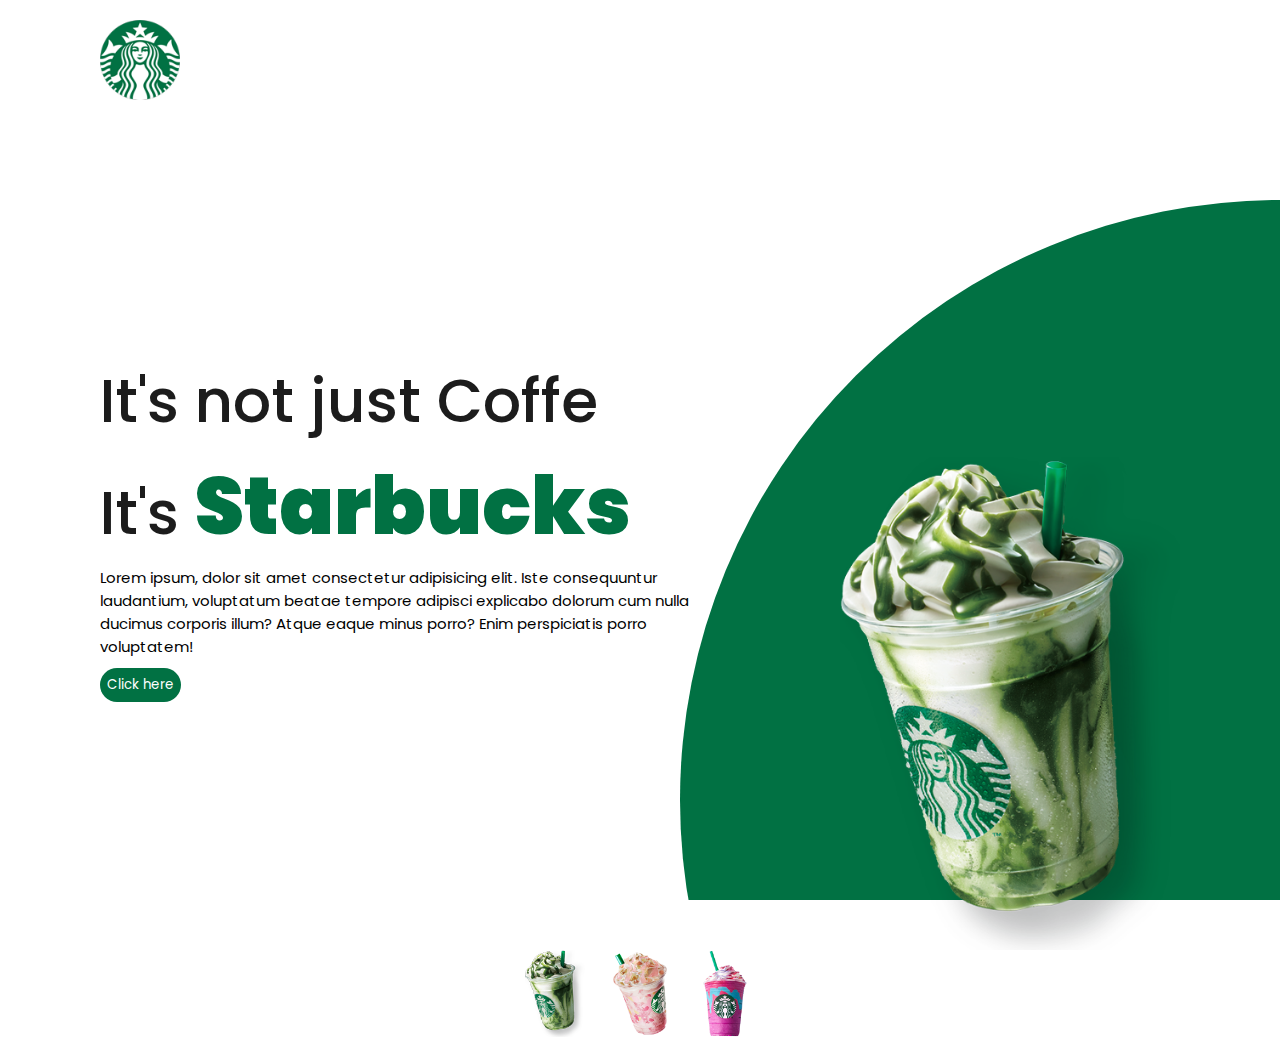
<file: Starbucks/index.html>
<!DOCTYPE html>
<html lang="pt-br">
<head>
    <meta charset="UTF-8">
    <meta http-equiv="X-UA-Compatible" content="IE=edge">
    <meta name="viewport" content="width=device-width, initial-scale=1.0">
    <title>Starbucks</title>
    <link rel="stylesheet" href="style.css">
</head>
<body>

    <div class="circulo"></div>

    <img src="images/logo.png" alt="logo" class="logo">

    <div class="conteudo">
        <div class="texto">
            <h2>
                It's not just Coffe <br>It's <span>Starbucks</span>
            </h2>
            <p>
                Lorem ipsum, dolor sit amet consectetur adipisicing elit. Iste consequuntur laudantium, voluptatum beatae tempore adipisci explicabo dolorum cum nulla ducimus corporis illum? Atque eaque minus porro? Enim perspiciatis porro voluptatem!
            </p>
            <a href="#" target="_blank"><button>Click here</button></a>
        </div>
        <div class="imagem">
            <img src="images/img1.png" alt="mg1.png" class="starbucks">
        </div>
    </div>
    <div class="button">
        <img src="images/thumb1.png" alt="thumb1.png" class="menu">
        <img src="images/thumb2.png" alt="thumb2.png" class="menu">
        <img src="images/thumb3.png" alt="humb3.png" class="menu">
    </div>
    
</body>
<script>
    console.log
</script>
</html>
</file>
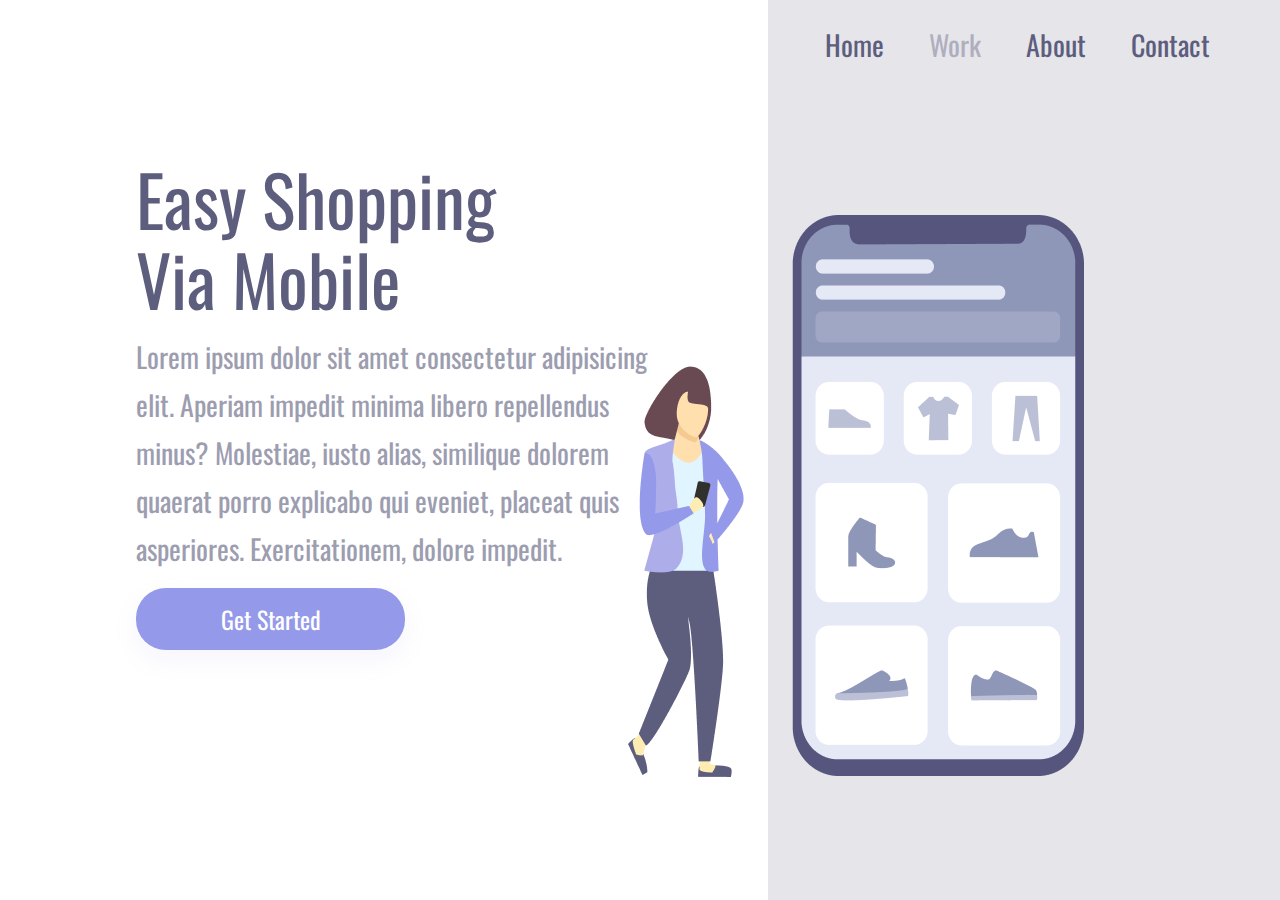
<file: CSS/Projeto-01/index.html>
<!DOCTYPE html>
<html lang="pt-br">
<head>
    <meta charset="UTF-8">
    <meta http-equiv="X-UA-Compatible" content="IE=edge">
    <meta name="viewport" content="width=device-width, initial-scale=1.0">
    <link rel="stylesheet" href="style.css">
    <title>Projeto-01</title>
</head>
<body>
    <article>
        <h1>Easy Shopping Via Mobile</h1>
        <p>Lorem ipsum dolor sit amet consectetur adipisicing elit. Aperiam impedit minima libero repellendus minus? Molestiae, iusto alias, similique dolorem quaerat porro explicabo qui eveniet, placeat quis asperiores. Exercitationem, dolore impedit.</p>
        <button>Get Started</button>
    </article>
    <section>
        <header>
            <a href="#">Home</a>
            <a href="#">Work</a>
            <a href="#">About</a>
            <a href="#">Contact</a>
        </header>
        <img src="imagen/Illustration-3-3.png" alt="imagen">
    </section>
</body>
</html>
</file>
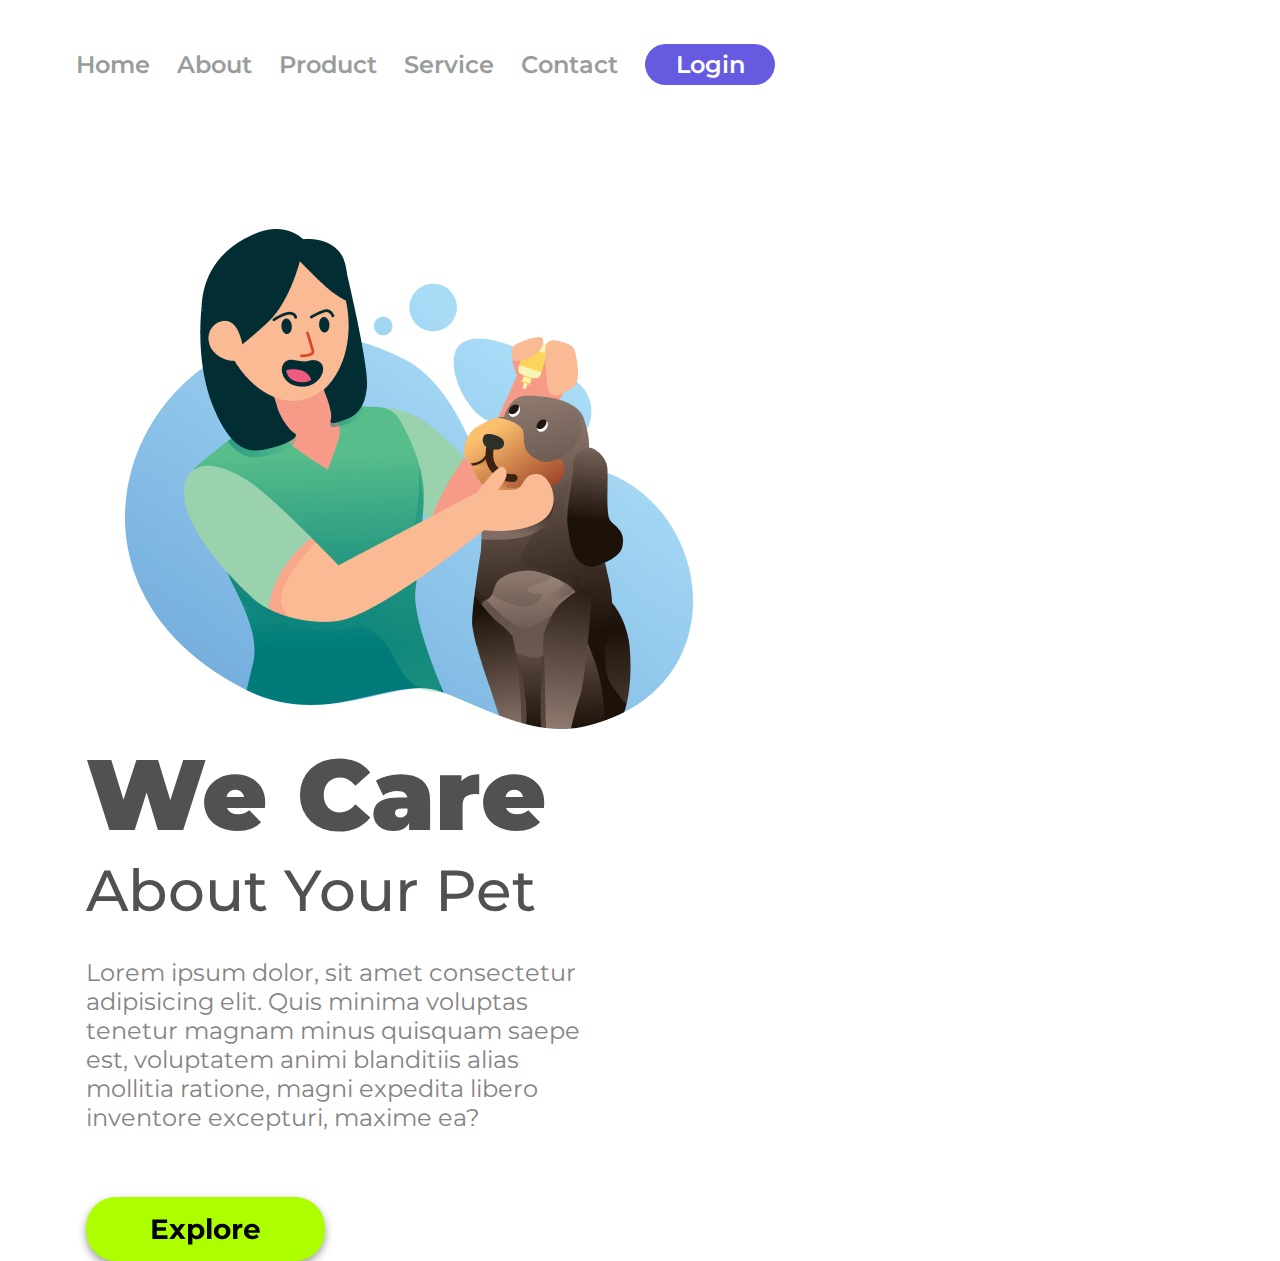
<file: CSS/Desafio/We Care/index.html>
<!DOCTYPE html>
<html lang="pt-br">
<head>
    <meta charset="UTF-8">
    <meta http-equiv="X-UA-Compatible" content="IE=edge">
    <meta name="viewport" content="width=device-width, initial-scale=1.0">
    <link rel="stylesheet" href="style.css">
    <title>We Care</title>
</head>
<body>
    <header>
        <a href="#" class="top">Home</a>
        <a href="#" class="top">About</a>
        <a href="#" class="top">Product</a>
        <a href="#" class="top">Service</a>
        <a href="#" class="top">Contact</a>
        <button class="login">Login</button>
    </header>
    <main>
        <img src="imagen/Illustration 2.png" alt="imagen" class="imagen">
        <section>
            <h1>We Care</h1>
            <h2>About Your Pet</h2>
            <p>Lorem ipsum dolor, sit amet consectetur adipisicing elit. Quis minima voluptas tenetur magnam minus quisquam saepe est, voluptatem animi blanditiis alias mollitia ratione, magni expedita libero inventore excepturi, maxime ea?</p>
            <button class="explore">Explore</button>
        </section>
    </main>
</body>
</html>
</file>
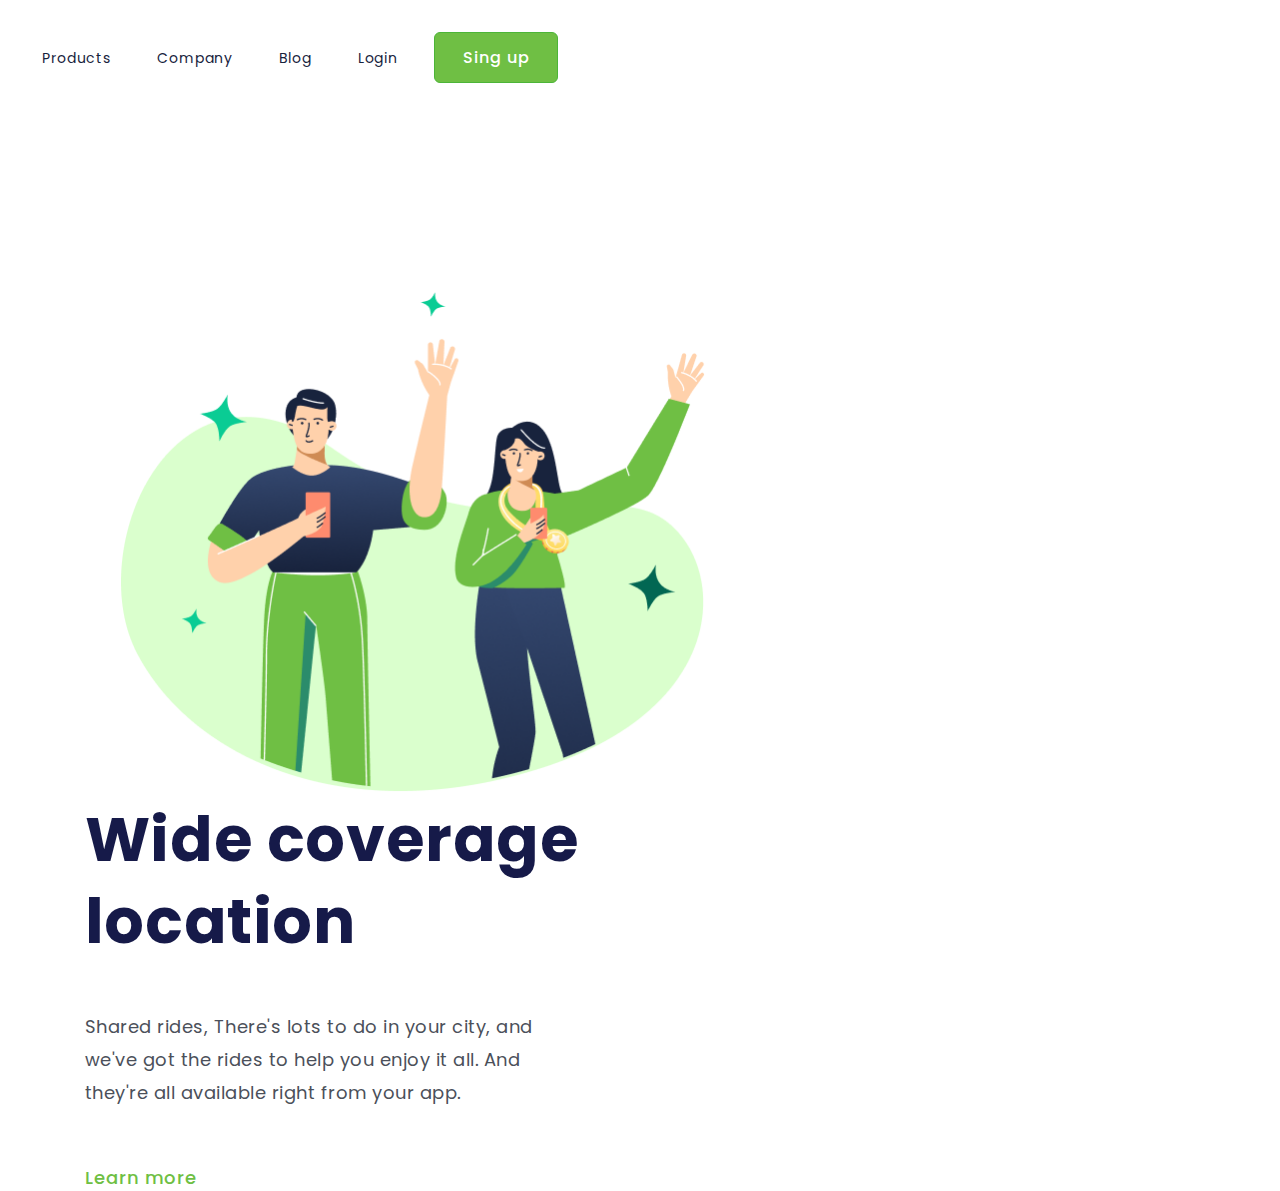
<file: CSS/Desafio/Wide Coverage/index.html>
<!DOCTYPE html>
<html lang="pt-br">
<head>
    <meta charset="UTF-8">
    <meta http-equiv="X-UA-Compatible" content="IE=edge">
    <meta name="viewport" content="width=device-width, initial-scale=1.0">
    <link rel="stylesheet" href="style.css">
    <title>Congrulation</title>
</head>
<body>
    <header>
        <a href="" class="top">Products</a>
        <a href="" class="top">Company</a>
        <a href="" class="top">Blog</a>
        <a href="" class="top">Login</a>
        <button class="button01">Sing up</button>
    </header>

    <main>
        <img src="imagen/(Positive) Congratulation You get 40 point for your ride.png" alt="imagen">

        <section>
            <h1>Wide coverage location</h1>
            
            <p>Shared rides, There's lots to do in your city, and we've got the rides to help you enjoy it all. And they're all available right from your app.</p>
            
            <a href="" class="link01">Learn more</a>
        </section>
    </main>
    
</body>
</html>
</file>
<file: Starbucks/style.css>
@charset "UTF-8";
@import url('https://fonts.googleapis.com/css2?family=Poppins:ital,wght@0,500;1,300;1,900&display=swap');

* {
    margin: 0;
    padding: 0;
    box-sizing: border-box;
    font-family: 'Poppins', sans-serif;

}

body{
    padding-top: 20px;
    padding-right: 100px;
    padding-left: 100px;
}

.logo {
    width: 80px;
}

.texto {
    width: 800px;
}

.conteudo {
    width: 100%;
    display: flex; /* Permite que alteremos a posição dos elementos na tela */
    justify-content: space-between; /* Permite justificar / Alinhar os componentes na horizontal */
    align-items: center; /* Permite justificar / Alinhar os componetes na vertical */
}

.imagem {
    width: 600px;
    display: flex;
    justify-content: flex-end;
    margin-top: 350px;
}

.starbucks {
    width: 340px;
}

h2 {
    color: #1C1C1C;
    font-size: 60px;
    font-weight: 500;
    font-family: 'Poppins', sans-serif;

}

span {
    color: #017143;
    font-size: 80px;
    font-weight: 900;
}

p {
    font-size: 15px; /* Tamanho da fonte */
}

button {
    background-color: #017143; /* background -> fundo do elemento */
    color: white; /* Cor do texto */
    border-radius: 30px; /* Arredondamento da bora */
    border: none; /* Borda do elemento */
    cursor: pointer; /* Cursor do mouse */
    padding: 7px; /* Espaçamento interno */
    margin-top: 10px;
}
.menu {
    width: 60px; /* Largura */
    transition: 0.5s;
    cursor: pointer;
}

.menu:hover {
    transform: translateY(-25px);
}

.button {
    display: flex;
    justify-content: center;
    gap: 25px;
}

.circulo {
    position: absolute;
    width: 100%;
    height: 100%;
    background: #017143;
    top: 0;
    left: 0;
    clip-path: circle(600px at right 800px);
    z-index: -1;
}
</file>
<file: CSS/Projeto-01/style.css>
@charset "UFT-8";
@import url('https://fonts.googleapis.com/css2?family=Oswald&display=swap');

* {
    margin: 0;
    padding: 0;
    box-sizing: border-box;
    font-family: 'Oswald', sans-serif;
}

body {
    width: 100vw;
    height: 100vh;
}

article {
    display: inline-block;
    padding-left: 136px;
    width: 60%;
}

h1 {
    font-weight: 400;
    font-size: 70px;
    line-height: 80px;
    width: 368px;
    color: #5D5D7D;
    margin-top: 25%;
}

p {
    font-weight: 400;
    font-size: 28px;
    line-height: 48px;
    width: 540px;
    color: #5D5D7D; opacity: 0.6;
    margin: 15px 0;
}

button {
    width: 269px;
    height: 62px;
    background-color: #9499EA;
    box-shadow: 0px 10px 24px rgba(148, 153, 234, 0.0979959);
    border: none;
    border-radius: 30px;
    font-weight: 400;
    font-size: 24px;
    line-height: 36px;
    text-align: center;
    color: #FFFFFF;
    cursor: pointer;
}

button:hover {
    opacity: .8;
}

button:active {
    opacity: .6;
}

section {
    display: inline-block;
    width: 40%;
    position: absolute;
    background-color: rgba(93, 93, 125, 0.16);
    height: 100vh;
}

header {
    margin: 24px 0 0 57px;
}

a {
    margin-right: 41px;
    font-weight: 400;
    font-size: 28px;
    line-height: 41px;
    color: #5D5D7D;
    text-decoration: none;
    cursor: pointer;
}

a:nth-child(2) {
    opacity: 0.4;
}

a:hover {
    opacity: .4;
}
a:active {
    opacity: .8;
}
img {
    position: relative;
    right: 140px;
    margin-top: 150px;
}

@media screen and (max-width:1205px) {
    article {
        width: 100%;
        height: 50%;
        padding: 0;
        margin: 0;
    }

    section {
        display: block;
        height: auto;
        width: 100%;
        position: static;
        padding: 40px;
    }

    img {
        position: static;
        max-width: 90%;
    }

    header {
        display: none;
    }

    h1 {
        font-size: 36px;
        line-height: 52px;
        width: auto;
        margin: 58px 50px 0 50px;
        text-align: center;
    }

    p {
        margin: 15px 40px;
        width: auto;
        font-size: 14px;
        line-height: 24px;
    }

    button {
        margin: auto;
        display: block;
    }
}
</file>
<file: CSS/Desafio/We Care/style.css>
@charset "UF8";
@import url('https://fonts.googleapis.com/css2?family=Montserrat:wght@400;500;600;700;900&display=swap');

* {
    font-family: 'Montserrat', sans-serif;
    padding: 0;
    margin: 0;
    box-sizing: border-box;
}

header {
    margin: 44px 0 144px 76px ;
}
.top {
    font-weight: 600;
    font-size: 24px;
    line-height: 29px;
    color: #989D9C;
    margin-right: 23px;
    cursor: pointer;
    text-decoration: none;
}
.login {
    width: 130px;
    height: 41px;
    background-color: #665AE1;
    border-radius: 20.5px;
    border: none;
    font-weight: 600;
    font-size: 24px;
    line-height: 30px;
    color: #FFFFFF;
    cursor: pointer;
    

}

.imagen {
    width: 568px;
    height: 500px;
    display: inline-block;
    margin-left: 125px;   
}

section {
    display: inline-block;
    margin-left: 86px;
}

h1 {
    font-weight: 900;
    font-size: 100px;
    line-height: 122px;
    color: #515151;
}

h2 {
    font-weight: 500;
    font-size: 58px;
    line-height: 71px;
    color: #515151;
}

p {
    font-weight: 400;
    font-size: 24px;
    line-height: 29px;
    color: #848484;
    width: 515px;
    margin: 32px 0 65px;
}

.explore {
    width: 239px;
    height: 64px;
    background-color: #ADFF00;
    border-radius: 30px;
    border: none;
    font-weight: 700;
    font-size: 28px;
    line-height: 34px;
    cursor: pointer;
    filter: drop-shadow(0 4px 4px rgba(0, 0, 0, 0.384));
}

@media screen and (max-width: 800px) {
    * {
        margin: 0;
        padding: 0;
        box-sizing: border-box;
    }

    header, p {
        display: none;
    }

    img, section {
        display: block;
    }

    .imagen {
        width: 354px;
        height: 317px;
        margin: 149px 22px 0 14px;
    }

    h1 {
        font-weight: 900;
        font-size: 50px;
        line-height: 61px;
        width: 263px;
        display: block;
        margin-top: 25px;
    }

    h2 {
        font-weight: 500;
        font-size: 28px;
        line-height: 37px;
        margin: 7px 10px 17px;
    }

    .explore {
        width: 230px;
        height: 64px;
        position: absolute;
        display: block;
    }
}
</file>
<file: CSS/Desafio/Wide Coverage/style.css>
@charset "UTF-8";
@import url('https://fonts.googleapis.com/css2?family=Poppins:wght@400;500;700&display=swap');

* {
    font-family: 'Poppins', sans-serif;
    margin: 0;
    padding: 0;
    box-sizing: border-box;
}

.top {
    font-weight: 400;
    font-size: 14px;
    line-height: 21px;
    letter-spacing: 0.875px;
    color: #17233D;
    margin: 47px 0 178px 42px;
    text-decoration: none;
    cursor: pointer;
}

.button01 {
    background-color: #6FBF44;
    border: 1px solid #4CB538;
    border-radius: 6px;
    width: 124px;
    height: 51px;
    font-weight: 500;
    font-size: 16px;
    line-height: 24px;
    letter-spacing: 1px;
    color: #FFFFFF;
    margin: 32px;
    cursor: pointer;
}

img {
    width: 595px;
    height: 500px;
    margin: 177px 0 0 121px;
    display: inline-block;
}

section{
    display: inline-block;
    margin-left: 84.82px;
}

h1 {
    font-weight: 700;
    font-size: 62px;
    line-height: 82px;
    letter-spacing: 0.596154px;
    color: #161A49;
    width: 582px;
}

p {
    font-weight: 400;
    font-size: 18px;
    line-height: 33px;
    letter-spacing: 0.5px;
    color: #4B505A;
    width: 493px;
    margin: 47px 0 55px;
}

.link01 {
    font-weight: 500;
    font-size: 18px;
    line-height: 27px;
    letter-spacing: 1px;
    color: #6FBF44;
    text-decoration: none;
    cursor: pointer;
}

@media screen and (max-width: 900px) {
    * {
        margin: 0;
        padding: 0;
        box-sizing: border-box;
    }

    .top {
        display: none
    }

    .button01 {
        width: 91px;
        height: 31px;
        border-radius: 6px;
        font-weight: 500;
        font-size: 12px;
        line-height: 18px;
        letter-spacing: 1px;
        margin: 17px 15px 0 400px;
    }

    img, section {
        display: block;
    }

    section {
        margin-top: -630px;
    }
    h1 {
        font-weight: 700;
        font-size: 30px;
        line-height: 30px;
        text-align: center;
        letter-spacing: 0.60;
        width: 278px;
        margin: 0 50px 0 50px
    }

    p {
        font-weight: 400;
        font-size: 18px;
        line-height: 33px;
        text-align: center;
        letter-spacing: 0.5px;
        width: 304px;
        margin: 29px 43px 26px 43px;

    }

    .link01 {
        font-weight: 500;
        font-size: 18px;
        line-height: 27px;
        letter-spacing: 1px;
        width: 112px;
        margin: 0 139px 0px 139px;
        margin-bottom: 100px;
    }

    img {
        width: 312px;
        height: 288px;
        margin-top: 460px;
    }
}
</file>
